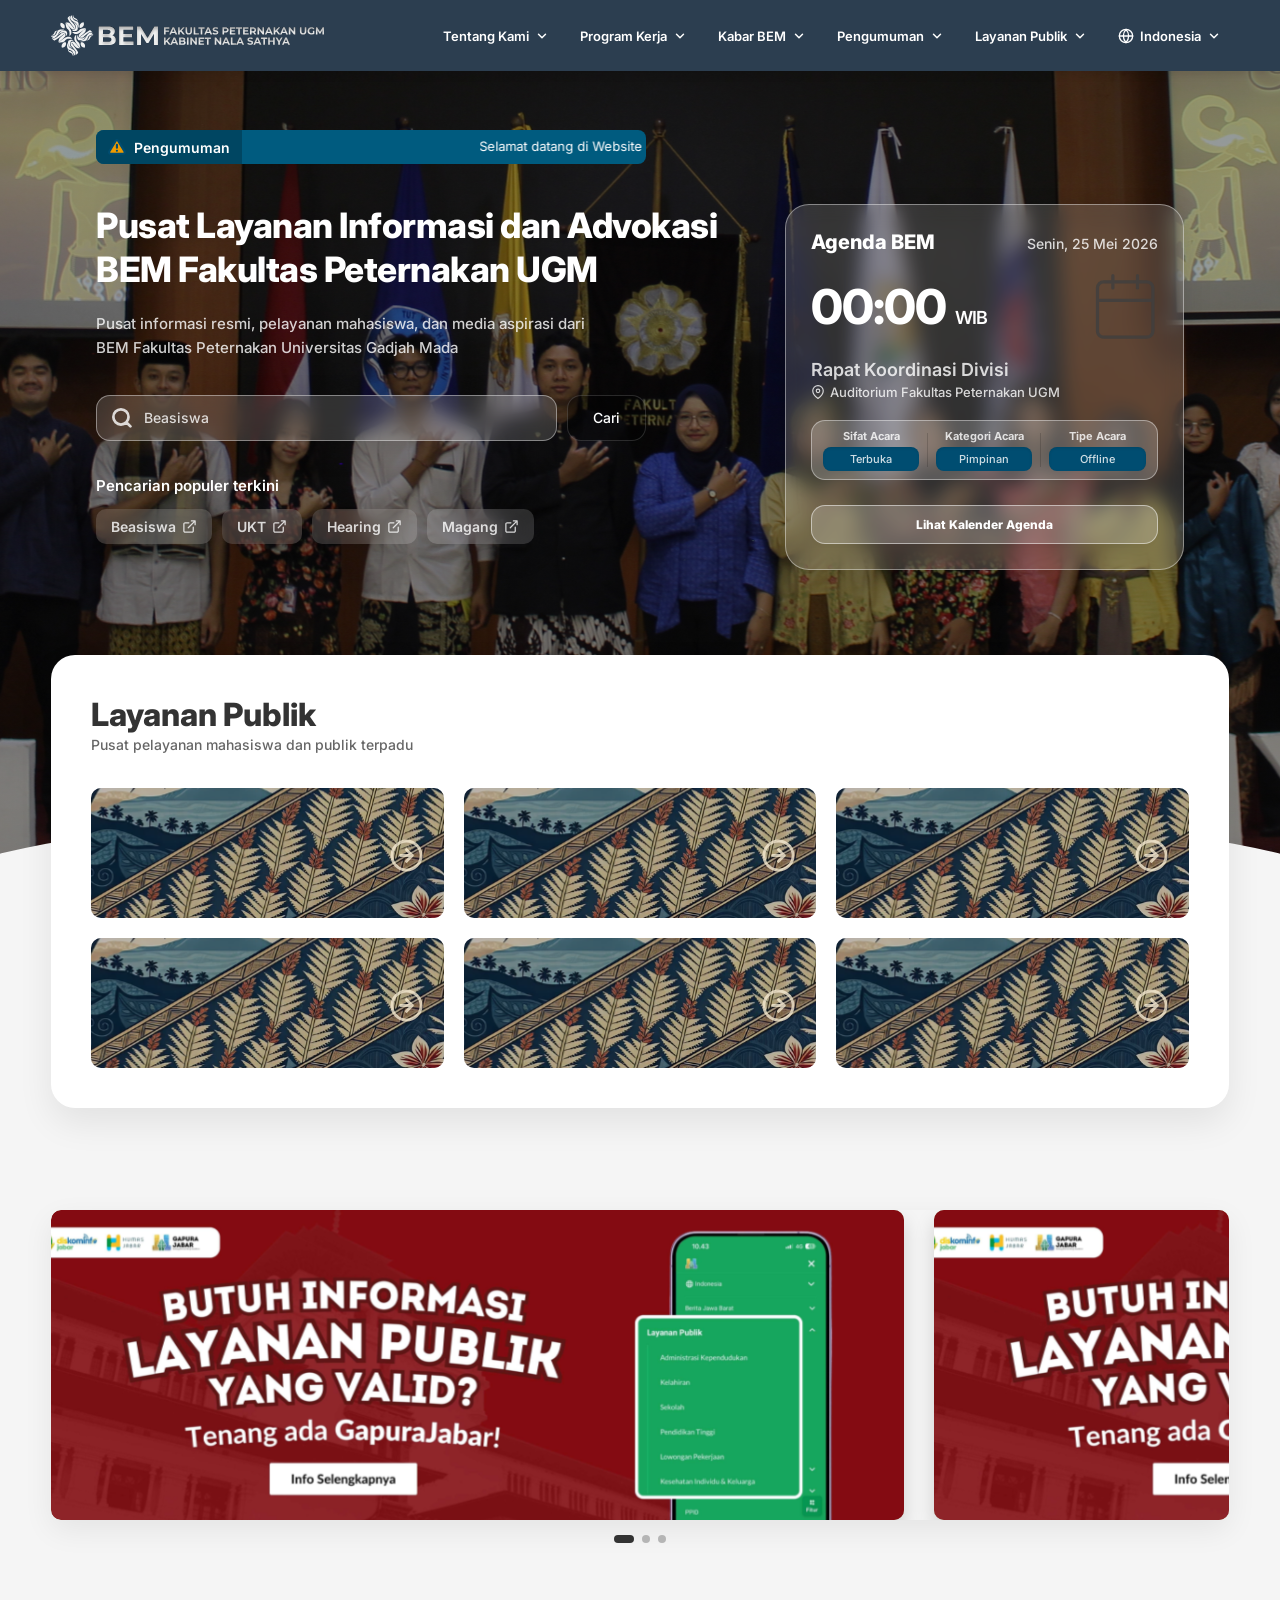
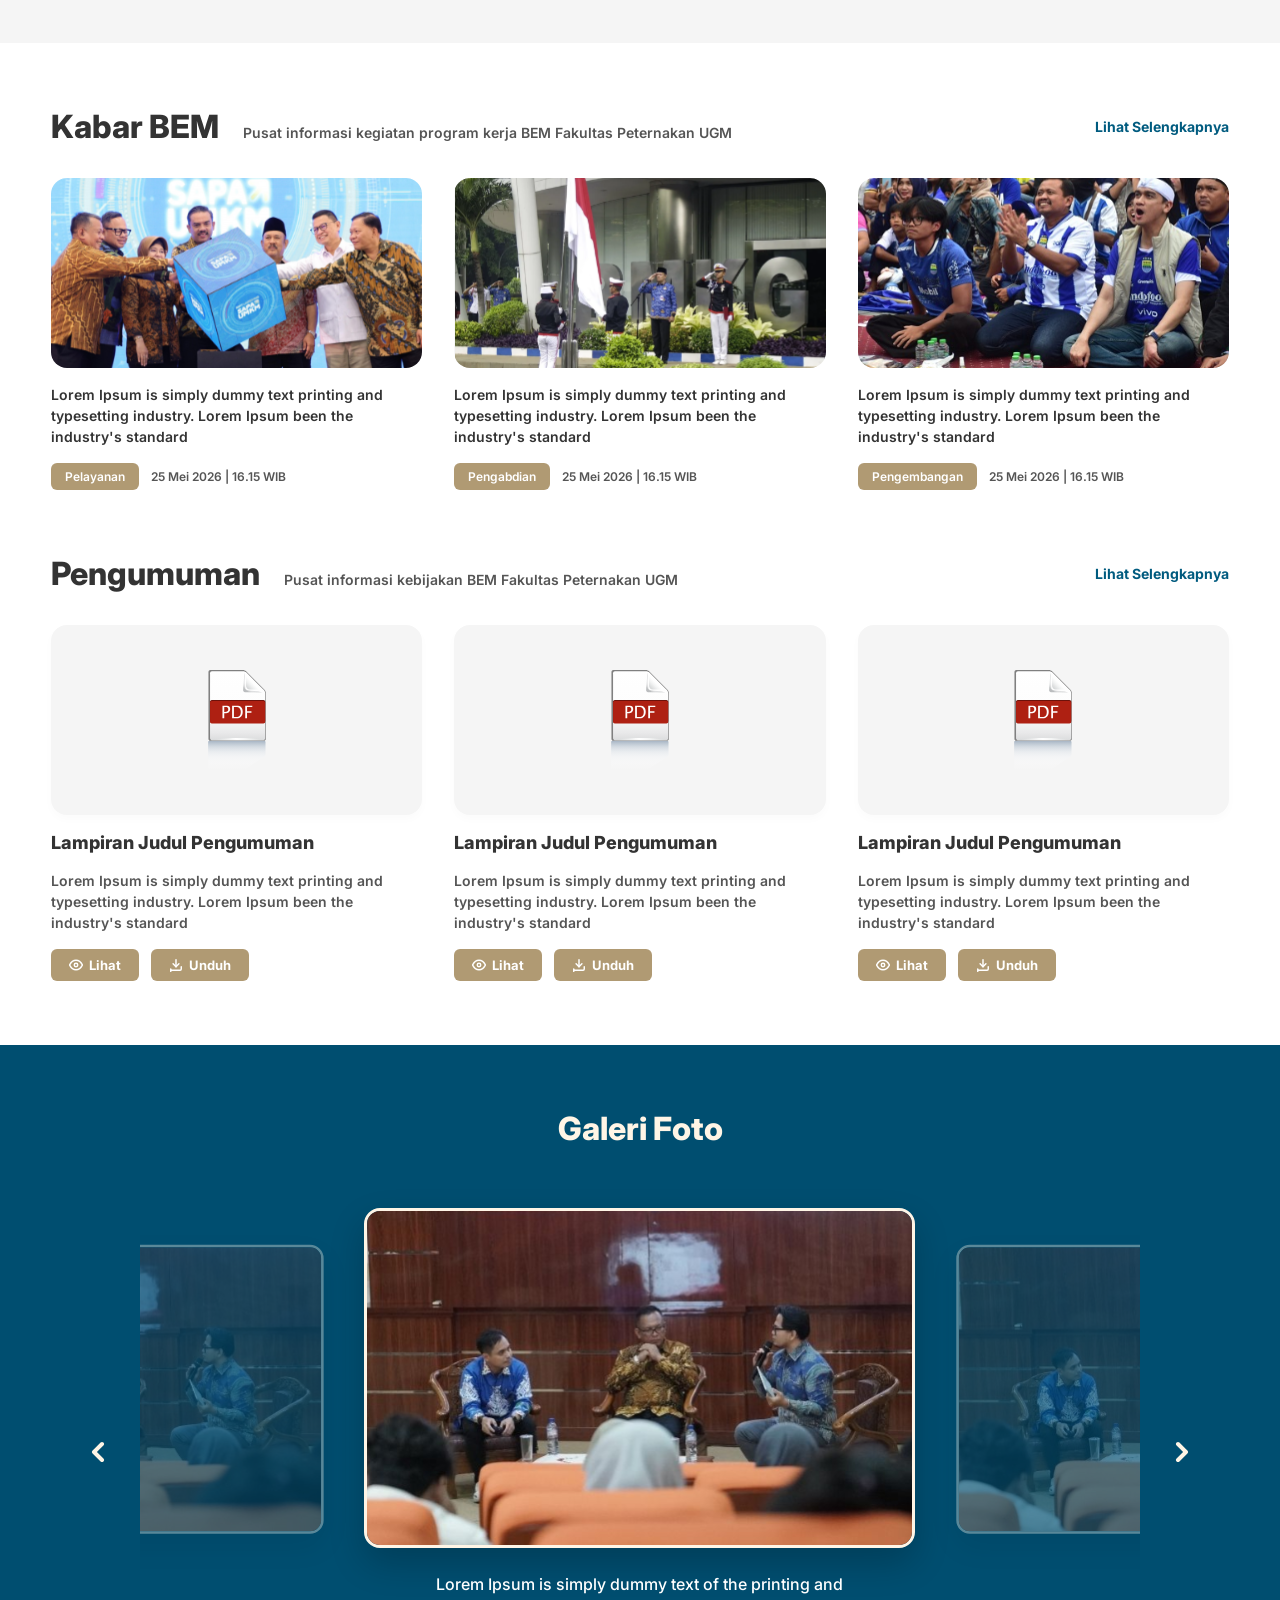
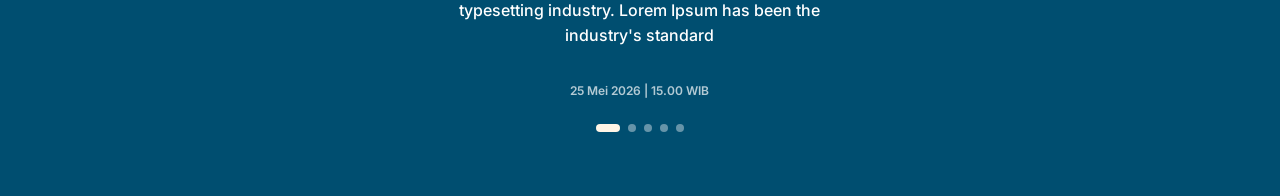
<file: index.html>
<!DOCTYPE html>
<html lang="id">
<head>
    <meta charset="UTF-8">
    <meta name="viewport" content="width=device-width, initial-scale=1.0">
    <title>BEM Fakultas Peternakan UGM | Kabinet Nala Sathya</title>
    <link rel="icon" type="image/png" href="assets/icon-favicon.svg">
    <link rel="preconnect" href="https://fonts.googleapis.com">
    <link rel="preconnect" href="https://fonts.gstatic.com" crossorigin>
    <link href="https://fonts.googleapis.com/css2?family=Inter:wght@400;500;600;700&display=swap" rel="stylesheet">
    <link rel="stylesheet" href="style.css">
</head>
<body>
    <header class="main-header">
        <div class="container header-box">
            <div class="logo-container">
                <img src="assets/logo-header-kabinet.svg" alt="Logo Kabinet BEM Fapet UGM" class="main-logo">
            </div>
            <nav class="navbar">
                <ul>
                    <li>
                        <a href="#profile">
                            Tentang Kami
                            <svg class="icon-chevron" viewBox="0 0 24 24" fill="none" stroke="currentColor" stroke-width="2.5" stroke-linecap="round" stroke-linejoin="round">
                                <polyline points="6 9 12 15 18 9"></polyline>
                            </svg>
                        </a>
                    </li>
                    <li>
                        <a href="#program">
                            Program Kerja
                            <svg class="icon-chevron" viewBox="0 0 24 24" fill="none" stroke="currentColor" stroke-width="2.5" stroke-linecap="round" stroke-linejoin="round">
                                <polyline points="6 9 12 15 18 9"></polyline>
                            </svg>
                        </a>
                    </li>
                    <li>
                        <a href="#kabar">
                            Kabar BEM
                            <svg class="icon-chevron" viewBox="0 0 24 24" fill="none" stroke="currentColor" stroke-width="2.5" stroke-linecap="round" stroke-linejoin="round">
                                <polyline points="6 9 12 15 18 9"></polyline>
                            </svg>
                        </a>
                    </li>
                    <li>
                        <a href="#pengumuman">
                            Pengumuman
                            <svg class="icon-chevron" viewBox="0 0 24 24" fill="none" stroke="currentColor" stroke-width="2.5" stroke-linecap="round" stroke-linejoin="round">
                                <polyline points="6 9 12 15 18 9"></polyline>
                            </svg>
                        </a>
                    </li>
                    <li>
                        <a href="#layanan">
                            Layanan Publik
                            <svg class="icon-chevron" viewBox="0 0 24 24" fill="none" stroke="currentColor" stroke-width="2.5" stroke-linecap="round" stroke-linejoin="round">
                                <polyline points="6 9 12 15 18 9"></polyline>
                            </svg>
                        </a>
                    </li>
                    <li class="lang-switcher notranslate">
                        <a href="#" class="lang-btn">
                            <svg class="lang-icon" viewBox="0 0 24 24" fill="none" stroke="currentColor" stroke-width="2" stroke-linecap="round" stroke-linejoin="round"><circle cx="12" cy="12" r="10"></circle><line x1="2" y1="12" x2="22" y2="12"></line><path d="M12 2a15.3 15.3 0 0 1 4 10 15.3 15.3 0 0 1-4 10 15.3 15.3 0 0 1-4-10 15.3 15.3 0 0 1 4-10z"></path></svg>
                            
                            <span id="active-lang">Indonesia</span>
                            
                            <svg class="icon-chevron" viewBox="0 0 24 24" fill="none" stroke="currentColor" stroke-width="2.5" stroke-linecap="round" stroke-linejoin="round"><polyline points="6 9 12 15 18 9"></polyline></svg>
                        </a>
                        <ul class="lang-dropdown">
                            <li><a href="#" class="lang-option" data-lang="id">Indonesia</a></li>
                            <li><a href="#" class="lang-option" data-lang="en">English</a></li>
                        </ul>
                    </li>
                </ul>
            </nav>
        </div>
    </header>

    <main class="content">
        <div class="container">
            
            <div class="ticker-wrapper">
                <div class="ticker-title">
                    <img src="assets/icon-warning.svg" alt="Peringatan" class="ticker-icon">
                    Pengumuman
                </div>
                <div class="ticker-text">
                    <marquee scrollamount="5">Selamat datang di Website Resmi BEM Fakultas Peternakan Universitas Gadjah Mada 2026 Kabinet Nala Sathya</marquee>
                </div>
            </div>

            <div class="main-grid">
                
                <div class="info-section">
                    <h1 class="main-title">Pusat Layanan Informasi dan Advokasi BEM Fakultas Peternakan UGM</h1>
                    <p class="sub-title">Pusat informasi resmi, pelayanan mahasiswa, dan media aspirasi dari BEM Fakultas Peternakan Universitas Gadjah Mada</p>
                    
                    <div class="search-container">
                        <div class="search-input-box">
                            <img src="assets/icon-search.svg" alt="Cari" class="search-icon">
                            <input type="text" placeholder="Beasiswa">
                        </div>
                        <button class="btn-search">Cari</button>
                    </div>

                    <div class="popular-tags">
                        <span>Pencarian populer terkini</span>
                        <div class="tags-group">
                            <a href="#" class="tag">Beasiswa <img src="assets/icon-external.svg" alt="Ikon Link" class="tag-icon"></a>
                            <a href="#" class="tag">UKT <img src="assets/icon-external.svg" alt="Ikon Link" class="tag-icon"></a>
                            <a href="#" class="tag">Hearing <img src="assets/icon-external.svg" alt="Ikon Link" class="tag-icon"></a>
                            <a href="#" class="tag">Magang <img src="assets/icon-external.svg" alt="Ikon Link" class="tag-icon"></a>
                        </div>
                    </div>
                </div>

                <div class="agenda-section">
                    <div class="agenda-card">
                        <div class="agenda-header">
                            <h3>Agenda BEM</h3>
                            <span class="agenda-date">Senin, 25 Mei 2026</span>
                        </div>
                        
                        <div class="agenda-time-box">
                            <div class="time-text">
                                <h2>00:00 <span>WIB</span></h2>
                            </div>
                            <img src="assets/icon-calendar.svg" alt="Kalender" class="calendar-icon">
                        </div>

                        <div class="agenda-details">
                            <h4>Rapat Koordinasi Divisi</h4>
                            <p class="location">
                                <img src="assets/icon-location.svg" alt="Lokasi" class="location-icon">
                                Auditorium Fakultas Peternakan UGM
                            </p>
                        </div>

                        <div class="agenda-status-grid">
                            <div class="status-col">
                                <span>Sifat Acara</span>
                                <div class="badge">Terbuka</div>
                            </div>
                            <div class="status-col">
                                <span>Kategori Acara</span>
                                <div class="badge">Pimpinan</div>
                            </div>
                            <div class="status-col">
                                <span>Tipe Acara</span>
                                <div class="badge">Offline</div>
                            </div>
                        </div>

                        <button class="btn-agenda-calendar">Lihat Kalender Agenda</button>
                    </div>
                </div>

            </div> </div>
    </main>

    <section class="layanan-section">
        <div class="container">
            
            <div class="layanan-box">
                
                <h2 class="layanan-title">Layanan Publik</h2>
                <p class="layanan-subtitle">Pusat pelayanan mahasiswa dan publik terpadu</p>
                
                <div class="layanan-grid">
                    
                    <div class="layanan-card" style="background-image: url('assets/bg-kotak-kolaborasi.svg');">
                        <div class="layanan-overlay">
                            </div>
                        <a href="index.html" class="layanan-arrow-link">
                            <img src="assets/icon-right-circle.svg" alt="Buka Layanan" class="layanan-arrow-icon">
                        </a>
                    </div>

                    <div class="layanan-card" style="background-image: url('assets/bg-kotak-kolaborasi.svg');">
                        <div class="layanan-overlay">
                            </div>
                        <a href="index.html" class="layanan-arrow-link">
                            <img src="assets/icon-right-circle.svg" alt="Buka Layanan" class="layanan-arrow-icon">
                        </a>
                    </div>

                    <div class="layanan-card" style="background-image: url('assets/bg-kotak-kolaborasi.svg');">
                        <div class="layanan-overlay">
                            </div>
                        <a href="index.html" class="layanan-arrow-link">
                            <img src="assets/icon-right-circle.svg" alt="Buka Layanan" class="layanan-arrow-icon">
                        </a>
                    </div>

                    <div class="layanan-card" style="background-image: url('assets/bg-kotak-kolaborasi.svg');">
                        <div class="layanan-overlay">
                            </div>
                        <a href="index.html" class="layanan-arrow-link">
                            <img src="assets/icon-right-circle.svg" alt="Buka Layanan" class="layanan-arrow-icon">
                        </a>
                    </div>

                    <div class="layanan-card" style="background-image: url('assets/bg-kotak-kolaborasi.svg');">
                        <div class="layanan-overlay">
                            </div>
                        <a href="index.html" class="layanan-arrow-link">
                            <img src="assets/icon-right-circle.svg" alt="Buka Layanan" class="layanan-arrow-icon">
                        </a>
                    </div>

                    <div class="layanan-card" style="background-image: url('assets/bg-kotak-kolaborasi.svg');">
                        <div class="layanan-overlay">
                            </div>
                        <a href="index.html" class="layanan-arrow-link">
                            <img src="assets/icon-right-circle.svg" alt="Buka Layanan" class="layanan-arrow-icon">
                        </a>
                    </div>

                </div>
        </div>
    </section>

    <section class="slider-section">
        <div class="container banner-container"> 
            
            <div class="carousel-wrapper">
                <div class="carousel-track">
                    
                    <div class="carousel-slide" data-link="index.html">
                        <img src="assets/banner-1.svg" class="banner-image" alt="Banner 1">
                    </div>

                    <div class="carousel-slide" data-link="index.html">
                        <img src="assets/banner-1.svg" class="banner-image" alt="Banner 1">
                    </div>

                    <div class="carousel-slide" data-link="index.html">
                        <img src="assets/banner-1.svg" class="banner-image" alt="Banner 1">
                    </div>

                </div>
            </div>

            <div class="carousel-dots">
                <span class="dot active"></span>
                <span class="dot"></span>
                <span class="dot"></span>
            </div>

        </div>
    </section>

    <section class="kabar-section">
        <div class="container">
            
            <div class="kabar-header">
                <div class="kabar-title-group">
                    <h2>Kabar BEM</h2>
                    <p>Pusat informasi kegiatan program kerja BEM Fakultas Peternakan UGM</p>
                </div>
                <a href="#" class="btn-see-all">Lihat Selengkapnya</a>
            </div>

            <div class="kabar-grid">
                
                <div class="kabar-card">
                    <div class="kabar-img-wrapper">
                        <img src="assets/kabar-1.svg" alt="SAPA UKM BEM Fapet">
                    </div>
                    <p class="kabar-excerpt">Lorem Ipsum is simply dummy text printing and typesetting industry. Lorem Ipsum been the industry's standard</p>
                    <div class="kabar-footer">
                        <span class="kabar-badge">Pelayanan</span>
                        <span class="kabar-date">25 Mei 2026 | 16.15 WIB</span>
                    </div>
                </div>

                <div class="kabar-card">
                    <div class="kabar-img-wrapper">
                        <img src="assets/kabar-2.svg" alt="Pengabdian Masyarakat">
                    </div>
                    <p class="kabar-excerpt">Lorem Ipsum is simply dummy text printing and typesetting industry. Lorem Ipsum been the industry's standard</p>
                    <div class="kabar-footer">
                        <span class="kabar-badge">Pengabdian</span>
                        <span class="kabar-date">25 Mei 2026 | 16.15 WIB</span>
                    </div>
                </div>

                <div class="kabar-card">
                    <div class="kabar-img-wrapper">
                        <img src="assets/kabar-3.svg" alt="Pengembangan Organisasi">
                    </div>
                    <p class="kabar-excerpt">Lorem Ipsum is simply dummy text printing and typesetting industry. Lorem Ipsum been the industry's standard</p>
                    <div class="kabar-footer">
                        <span class="kabar-badge">Pengembangan</span>
                        <span class="kabar-date">25 Mei 2026 | 16.15 WIB</span>
                    </div>
                </div>

            </div> </div>
    </section>

    <section class="file-section">
        <div class="container">
            
            <div class="file-header">
                <div class="file-title-group">
                    <h2>Pengumuman</h2>
                    <p>Pusat informasi kebijakan BEM Fakultas Peternakan UGM</p>
                </div>
                <a href="#" class="btn-see-all">Lihat Selengkapnya</a>
            </div>

            <div class="file-grid">
                
                <div class="file-card">
                    <div class="file-thumb-wrapper">
                        <img src="assets/icon-pdf.svg" alt="Dokumen" class="big-doc-icon">
                    </div>
                    <h3 class="file-title">Lampiran Judul Pengumuman</h3>
                    <p class="file-excerpt">Lorem Ipsum is simply dummy text printing and typesetting industry. Lorem Ipsum been the industry's standard</p>
                    <div class="file-actions">
                        <a href="#" class="btn-file-action">
                            <svg viewBox="0 0 24 24" fill="none" stroke="currentColor" stroke-width="2.5" stroke-linecap="round" stroke-linejoin="round"><path d="M1 12s4-8 11-8 11 8 11 8-4 8-11 8-11-8-11-8z"></path><circle cx="12" cy="12" r="3"></circle></svg>
                            Lihat
                        </a>
                        <a href="#" class="btn-file-action">
                            <svg viewBox="0 0 24 24" fill="none" stroke="currentColor" stroke-width="2.5" stroke-linecap="round" stroke-linejoin="round"><path d="M21 15v4a2 2 0 0 1-2 2H5a2 2 0 0 1-2-2v4"></path><polyline points="7 10 12 15 17 10"></polyline><line x1="12" y1="15" x2="12" y2="3"></line></svg>
                            Unduh
                        </a>
                    </div>
                </div>

                <div class="file-card">
                    <div class="file-thumb-wrapper">
                        <img src="assets/icon-pdf.svg" alt="Dokumen" class="big-doc-icon">
                    </div>
                    <h3 class="file-title">Lampiran Judul Pengumuman</h3>
                    <p class="file-excerpt">Lorem Ipsum is simply dummy text printing and typesetting industry. Lorem Ipsum been the industry's standard</p>
                    <div class="file-actions">
                        <a href="#" class="btn-file-action">
                            <svg viewBox="0 0 24 24" fill="none" stroke="currentColor" stroke-width="2.5" stroke-linecap="round" stroke-linejoin="round"><path d="M1 12s4-8 11-8 11 8 11 8-4 8-11 8-11-8-11-8z"></path><circle cx="12" cy="12" r="3"></circle></svg>
                            Lihat
                        </a>
                        <a href="#" class="btn-file-action">
                            <svg viewBox="0 0 24 24" fill="none" stroke="currentColor" stroke-width="2.5" stroke-linecap="round" stroke-linejoin="round"><path d="M21 15v4a2 2 0 0 1-2 2H5a2 2 0 0 1-2-2v4"></path><polyline points="7 10 12 15 17 10"></polyline><line x1="12" y1="15" x2="12" y2="3"></line></svg>
                            Unduh
                        </a>
                    </div>
                </div>

                <div class="file-card">
                    <div class="file-thumb-wrapper">
                        <img src="assets/icon-pdf.svg" alt="Dokumen" class="big-doc-icon">
                    </div>
                    <h3 class="file-title">Lampiran Judul Pengumuman</h3>
                    <p class="file-excerpt">Lorem Ipsum is simply dummy text printing and typesetting industry. Lorem Ipsum been the industry's standard</p>
                    <div class="file-actions">
                        <a href="#" class="btn-file-action">
                            <svg viewBox="0 0 24 24" fill="none" stroke="currentColor" stroke-width="2.5" stroke-linecap="round" stroke-linejoin="round"><path d="M1 12s4-8 11-8 11 8 11 8-4 8-11 8-11-8-11-8z"></path><circle cx="12" cy="12" r="3"></circle></svg>
                            Lihat
                        </a>
                        <a href="#" class="btn-file-action">
                            <svg viewBox="0 0 24 24" fill="none" stroke="currentColor" stroke-width="2.5" stroke-linecap="round" stroke-linejoin="round"><path d="M21 15v4a2 2 0 0 1-2 2H5a2 2 0 0 1-2-2v4"></path><polyline points="7 10 12 15 17 10"></polyline><line x1="12" y1="15" x2="12" y2="3"></line></svg>
                            Unduh
                        </a>
                    </div>
                </div>

            </div>
        </div>
    </section>

    <section class="galeri-section">
        <div class="container">
            
            <h2 class="galeri-main-title">Galeri Foto</h2>
            
            <div class="galeri-slider-container">
                
                <button class="galeri-nav-btn" id="galeri-prev">
                    <svg viewBox="0 0 24 24" fill="none" stroke="currentColor" stroke-width="3" stroke-linecap="round" stroke-linejoin="round"><polyline points="15 18 9 12 15 6"></polyline></svg>
                </button>
                
                <div class="galeri-wrapper">
                    <div class="galeri-track">
                        
                        <div class="galeri-slide">
                            <div class="galeri-card-box">
                                <img src="assets/galeri-1.svg" alt="Dokumentasi Kegiatan BEM 1">
                                <div class="galeri-caption">
                                    <p>Lorem Ipsum is simply dummy text of the printing and typesetting industry. Lorem Ipsum has been the industry's standard</p>
                                    <span class="galeri-time">25 Mei 2026 | 15.00 WIB</span>
                                </div>
                            </div>
                        </div>

                        <div class="galeri-slide">
                            <div class="galeri-card-box">
                                <img src="assets/galeri-1.svg" alt="Dokumentasi Kegiatan BEM 2">
                                <div class="galeri-caption">
                                    <p>Lorem Ipsum is simply dummy text of the printing and typesetting industry. Lorem Ipsum has been the industry's standard</p>
                                    <span class="galeri-time">25 Mei 2026 | 15.00 WIB</span>
                                </div>
                            </div>
                        </div>

                        <div class="galeri-slide">
                            <div class="galeri-card-box">
                                <img src="assets/galeri-1.svg" alt="Dokumentasi Kegiatan BEM 3">
                                <div class="galeri-caption">
                                    <p>Lorem Ipsum is simply dummy text of the printing and typesetting industry. Lorem Ipsum has been the industry's standard</p>
                                    <span class="galeri-time">25 Mei 2026 | 15.00 WIB</span>
                                </div>
                            </div>
                        </div>

                        <div class="galeri-slide">
                            <div class="galeri-card-box">
                                <img src="assets/galeri-1.svg" alt="Dokumentasi Kegiatan BEM 3">
                                <div class="galeri-caption">
                                    <p>Lorem Ipsum is simply dummy text of the printing and typesetting industry. Lorem Ipsum has been the industry's standard</p>
                                    <span class="galeri-time">25 Mei 2026 | 15.00 WIB</span>
                                </div>
                            </div>
                        </div>

                        <div class="galeri-slide">
                            <div class="galeri-card-box">
                                <img src="assets/galeri-1.svg" alt="Dokumentasi Kegiatan BEM 3">
                                <div class="galeri-caption">
                                    <p>Lorem Ipsum is simply dummy text of the printing and typesetting industry. Lorem Ipsum has been the industry's standard</p>
                                    <span class="galeri-time">25 Mei 2026 | 15.00 WIB</span>
                                </div>
                            </div>
                        </div>

                    </div>
                </div>
                
                <button class="galeri-nav-btn" id="galeri-next">
                    <svg viewBox="0 0 24 24" fill="none" stroke="currentColor" stroke-width="3" stroke-linecap="round" stroke-linejoin="round"><polyline points="9 18 15 12 9 6"></polyline></svg>
                </button>
                
            </div>

            <div class="galeri-dots">
                <span class="g-dot active"></span>
                <span class="g-dot"></span>
                <span class="g-dot"></span>
                <span class="g-dot"></span>
                <span class="g-dot"></span>
            </div>

        </div>
    </section>
    
    <script src="script.js"></script>
    <div id="google_translate_element"></div>
    
    <script type="text/javascript">
        function googleTranslateElementInit() {
            new google.translate.TranslateElement({
                pageLanguage: 'id',
                includedLanguages: 'id,en',
                layout: google.translate.TranslateElement.InlineLayout.SIMPLE
            }, 'google_translate_element');
        }
    </script>
    <script type="text/javascript" src="https://translate.google.com/translate_a/element.js?cb=googleTranslateElementInit"></script>
</body>
</html>
</file>
<file: style.css>
/* RESET CSS: Menghapus margin bawaan browser agar pas di layar */
* {
    margin: 0;
    padding: 0;
    box-sizing: border-box;
    font-family: 'Inter', sans-serif; /* Diatur sekali untuk semua */
}

/* WADAH GLOBAL UNTUK KONTEN WEBSITE */
.container {
    width: 92%;           
    max-width: 1440px;    
    margin: 0 auto;       /* Kunci posisi selalu di tengah layar */
}

/* STYLING HEADER UTAMA */
.main-header {
    background-color: #2c3e50; /* Jika ingin background gelap sesuai kodemu */
    color: #ffffff;
    position: fixed;
    top: 0;
    left: 0;
    width: 100%;
    z-index: 1000; 
    box-shadow: 0 2px 10px rgba(0, 0, 0, 0.1); 
}

/* Mengatur posisi Logo & Navbar di dalam wadah Container */
.header-box {
    display: flex;
    justify-content: space-between; 
    align-items: center;            
    padding: 15px 0;                
}

/* Pengaturan untuk area logo di kiri */
.logo-container {
    display: flex;
    align-items: center;
}

.main-logo {
    height: 41px; 
    width: auto;  
}

/* STYLING NAVBAR / MENU */
.navbar > ul {
    list-style: none; 
    display: flex;    
    align-items: center;
}

.navbar li {
    margin-left: 15px; /* Jarak antar menu sedikit diperlonggar agar rapi */
}

/* Gabungan fungsi .navbar a dan .menu-item yang telah disatukan */
.navbar a {
    color: #ffffff; /* Ubah ke #064e70 jika nanti background header diganti putih */
    text-decoration: none; 
    font-size: 13px;
    font-weight: 600; /* Menggunakan semi-bold agar ikon dan teks seimbang */
    padding: 8px 8px;
    display: flex;         /* Membuat teks dan ikon berdampingan */
    align-items: center;   /* Membuat teks dan ikon lurus vertikal */
    gap: 6px;              /* Jarak antara teks menu dan ikon panah */
    border-radius: 4px;
    transition: all 0.3s ease; 
}

/* EFEK HOVER & KELAS AKTIF */
.navbar a:hover, 
.navbar a.active {
    color: #3498db; 
    background-color: rgba(255, 255, 255, 0.1); 
}

/* Ukuran dan ketebalan garis ikon panah */
.icon-chevron {
    width: 14px;               
    height: 14px;              
    display: inline-block;
}

/* Jarak aman untuk Konten Utama dan Wadah FOTO UTAMA */
.content {
    position: relative;        
    margin-top: 70px;          
    padding-top: 60px;         
    padding-bottom: 350px;     
    overflow: hidden;          
    z-index: 1;                
    
    /* 🔥 KUNCI UTAMA: Ubah ke 0.4 (LAPISAN BELAKANG) */
    background-image: linear-gradient(rgba(0, 0, 0, 0.4), rgba(0, 0, 0, 0.4)), var(--bg-current);
    background-size: cover;
    background-position: center;
    background-repeat: no-repeat;

    --bg-current: url('assets/home-1.svg');
    --bg-next: url('assets/home-2.svg');
}

.content::before {
    content: '';
    position: absolute;
    top: 0;
    left: 0;
    width: 100%;
    height: 100%;
    
    /* 🔥 KUNCI UTAMA: Ubah ke 0.4 JUGA (LAPISAN DEPAN) AGAR TETAP SINKRON */
    background-image: linear-gradient(rgba(0, 0, 0, 0.4), rgba(0, 0, 0, 0.4)), var(--bg-next);
    background-size: cover;
    background-position: center;
    background-repeat: no-repeat;
    z-index: 1; 

    opacity: 0; 
    transition: none; 
}

/* Hanya berikan transisi opacity saat menduduki kelas aktif (Fade In) */
.content.is-crossfading::before {
    opacity: 1;
    transition: opacity 1.2s ease-in-out; 
}

/* MEMBUAT LENGKUNGAN PUTIH DI BAWAH */
.content::after {
    content: '';
    position: absolute;
    bottom: 0;
    left: -10%;                
    width: 120%;               
    height: 120px;             
    background-color: #F5F5F5; 
    border-top-left-radius: 50% 100%;
    border-top-right-radius: 50% 100%;
    z-index: 2; 
}

/* Teks dan Agenda */
.content > .container {
    max-width: 1200px; 
    width: 85%;        
    margin: 0 auto;    
    position: relative;
    z-index: 3; 
}

/* BACKGROUND HALAMAN BIAR AGAK ABU-ABU SESUAI FOTO */
body {
    background-color: #F5F5F5; 
}

/* ==========================================================
   TRIK SAKTI: MEMBUAT SEKSI HERO & AGENDA MENJOROK KE TENGAH
   ========================================================== */

/* Targetkan container yang BERADA DI DALAM .content saja */
.content > .container {
    max-width: 1200px; 
    width: 85%;        
    margin: 0 auto;    
    
    /* ==========================================================
       👉 CHANGES 4: PAKSA SEMUA TEKS & AGENDA KELUAR DI DEPAN OVERLAY GELAP
       ========================================================== */
    position: relative;
    z-index: 3; /* Angka 3 memastikan dia melompati kain hitam overlay (Z-Index 1) */
}

/* --- STYLING 1: PENGUMUMAN BERJALAN --- */
.ticker-wrapper {
    background-color: #005b7f; 
    color: #ffffff;
    display: flex;
    align-items: center;
    border-radius: 8px;
    overflow: hidden;
    margin-bottom: 40px;
    max-width: 550px; /* Mengunci lebar bar agar sama dengan panjang pencarian & judul */
}

.ticker-title {
    background-color: #004662; 
    padding: 8px 12px;
    font-weight: 600;
    font-size: 14px;
    display: flex;
    align-items: center;
    gap: 8px;
}

.ticker-text {
    flex: 1;
    padding: 0 2px;
    font-size: 13px;
    font-weight: 400;
}

/* STYLING BARU UNTUK IKON ASSETS */
.ticker-icon {
    width: 18px;
    height: 18px;
    display: inline-block;
}

.search-icon {
    width: 20px;
    height: 20px;
    display: inline-block;
}

.calendar-icon {
    width: 65px; 
    height: 65px;
    display: inline-block;
    opacity: 0.8; /* Menjaga kelembutan warna hitam ikon */
}

.location-icon {
    width: 14px;
    height: 14px;
    display: inline-block;
}

/* --- STYLING TATA LETAK GRID (KIRI & KANAN) --- */
.main-grid {
    display: grid;
    grid-template-columns: 1.6fr 1fr; 
    gap: 50px; 
    align-items: start;
}

/* ==========================================================
   POLISH UI: SEKSI INFORMASI & PENCARIAN (KIRI)
   ========================================================== */

/* Judul Utama: Dibuat lebih tegas dan tebal */
.main-title {
    font-size: 35px;
    color: #ffffff; /* Warna abu-abu sangat gelap sesuai Figma */
    font-weight: 800; /* Tebal maksimal agar dominan */
    line-height: 1.25;
    margin-bottom: 20px;
    letter-spacing: -0.5px;
}

/* Sub-judul/Deskripsi di bawahnya */
.sub-title {
    font-size: 15px;
    color: #ffffffce;
    line-height: 1.6;
    font-weight: 500;
    margin-bottom: 35px;
    max-width: 500px; /* Menjaga teks tidak melar terlalu panjang ke kanan */
}

/* Wadah Bar Pencarian (Input + Tombol) */
.search-container {
    display: flex;
    gap: 10px;         /* Jarak antara kolom input dan tombol cari */
    margin-bottom: 35px;
    max-width: 550px;
}

/* Kotak Input Abu-abu */
.search-input-box {
    display: flex;
    align-items: center;
    padding: 12px 15px;
    border-radius: 14px;       
    flex: 1;                   
    gap: 12px;
    
    background-color: rgba(255, 255, 255, 0.15); 
    backdrop-filter: blur(10px);                 
    -webkit-backdrop-filter: blur(10px);         
    box-shadow: 0 8px 32px 0 rgba(0, 0, 0, 0.1);  

    /* ==========================================================
       👉 GANTI BAGIAN INI: Dari 1px rgba menjadi 2px #ffffff murni
       ========================================================== */
    border: 1px solid #ffffff67; 
}

/* Teks di dalam Input */
.search-input-box input {
    border: none;
    background: transparent;
    outline: none;             /* Menghilangkan garis biru saat diklik */
    font-size: 14px;
    font-weight: 500;
    color: #ffffffce;
    width: 100%;
}

/* Mengatur warna placeholder text "Beasiswa" */
.search-input-box input::placeholder {
    color: #ffffffce;
    opacity: 1;
}

/* Tombol "Cari" Gelap */
.btn-search {
    color: #ffffff;
    border: none;
    padding: 0 25px;
    border-radius: 14px;       /* Kebulatan disamakan dengan kotak input */
    font-size: 14px;
    font-weight: 500;          /* Teks tombol dibuat tebal */
    cursor: pointer;
    /* 🔥 KUNCI TOMBOL VERSI KACA KONTRAST */
    background-color: rgba(0, 0, 0, 0.3);        /* Hitam transparan 40% agar lebih tegas dari input box */
    backdrop-filter: blur(10px);
    -webkit-backdrop-filter: blur(10px);
    border: 1px solid rgba(255, 255, 255, 0.15);
    transition: all 0.3s ease;
}

/* Efek Hover Tombol Cari saat Disentuh Mouse */
.btn-search:hover {
    background-color: rgba(255, 255, 255, 0.25); /* Berubah menjadi putih transparan saat di-hover */
    color: #ffffff;
}

/* Judul Kecil Pencarian Populer */
.popular-tags span {
    display: block;
    font-size: 15px;
    font-weight: 600;          /* Cetak tebal sesuai gambar */
    color: #ffffff;
    margin-bottom: 14px;
}

/* Kelompok Tombol Tag Pilihan */
.tags-group {
    display: flex;
    gap: 10px;                 /* Jarak antar pil tag */
}

/* Pil Tag (Beasiswa, UKT, dll) */
.tag {
    color: #ffffffce;
    text-decoration: none;     /* Menghapus garis bawah bawaan link */
    padding: 9px 15px;
    border-radius: 10px;       /* Kotak membulat proporsional */
    font-size: 14px;
    font-weight: 600;          /* Teks tag tebal */
    transition: all 0.2s ease;
    /* ==========================================================
       TAMBAHKAN 3 BARIS INI UNTUK MENGAKTIFKAN STRUKTUR IKON
       ========================================================== */
    display: inline-flex;
    align-items: center;
    gap: 6px;                  /* Mengatur jarak renggang antara teks dan ikon panah */
    /* 🔥 KUNCI SAKTI GLOSSY TRANSPARAN */
    background-color: rgba(255, 255, 255, 0.15); /* Warna putih transparan 15% */
    backdrop-filter: blur(10px);                 /* Membuat objek di belakangnya blur halus */
    -webkit-backdrop-filter: blur(10px);         /* Pengaman untuk browser Safari */
    border: 1px solid rgba(255, 255, 255, 0.25); /* Garis tepi putih tipis untuk refleksi cahaya kaca */
    box-shadow: 0 8px 32px 0 rgba(0, 0, 0, 0.1);  /* Bayangan lembut agar boks terlihat mengambang */
}

/* Tambahkan selector baru ini untuk mengunci dimensi ukuran ikon asetmu */
.tag-icon {
    width: 15px;               /* Ukuran ideal yang proporsional dengan font-size 14px */
    height: 15px;
    display: inline-block;
}

.tag:hover {
    background-color: #004d7194; /* Efek visual sedikit menggelap saat di-hover */
}

/* ==========================================================
   STYLING DETAIL KARTU AGENDA (KANAN)
   ========================================================== */

/* Wadah Utama Agenda */
.agenda-card {
    border-radius: 24px;       /* Sudut kotak lebih membulat halus */
    padding: 25px;
    background-color: rgba(255, 255, 255, 0.15); 
    backdrop-filter: blur(10px);                 
    -webkit-backdrop-filter: blur(10px);         
    box-shadow: 0 10px 30px 0 rgba(0, 0, 0, 0.1);  

    /* ==========================================================
       👉 GANTI BAGIAN INI: Dari 1px rgba menjadi 2px #ffffff murni
       ========================================================== */
    border: 1px solid #ffffff67; 
}

/* Header: Teks Agenda BEM & Tanggal */
.agenda-header {
    display: flex;
    justify-content: space-between;
    align-items: baseline;
    margin-bottom: 20px;
}

.agenda-header h3 {
    font-size: 20px;
    font-weight: 800; /* Super Bold */
    color: #ffffff;
}

.agenda-date {
    font-size: 14px;
    color: #ffffffce;
    font-weight: 500;
}

/* Kotak Jam & Ikon Kalender */
.agenda-time-box {
    display: flex;
    justify-content: space-between;
    align-items: center;
    margin-bottom: 20px;
}

.agenda-time-box h2 {
    font-size: 48px;
    font-weight: 800;
    color: #ffffff;
    letter-spacing: -1px;
}

.agenda-time-box h2 span {
    font-size: 18px;
    font-weight: 600;
    margin-left: 0px;
}

/* Detail Acara & Lokasi */
.agenda-details h4 {
    font-size: 18px;
    font-weight: 600;
    color: #ffffffce;
    margin-bottom: 4px;
}

.location {
    display: flex;
    align-items: center;
    gap: 5px;
    font-size: 13px;
    color: #ffffffce;
    font-weight: 500;
    margin-bottom: 20px;
}

/* Wadah Status (Kotak Transparan Bersama) */
.agenda-status-grid {
    display: grid;
    grid-template-columns: repeat(3, 1fr);
    background-color: rgba(255, 255, 255, 0.2); /* Efek putih transparan */
    border: 1px solid rgba(255, 255, 255, 0.4);  /* Garis tepi tipis halus */
    border-radius: 14px;
    padding: 8px 3px;
    margin-bottom: 25px;
}

/* Kolom di dalam Kotak Status */
.status-col {
    display: flex;
    flex-direction: column;
    align-items: center;
    gap: 4px;
    position: relative;
}

/* Membuat Garis Pembatas Vertikal di antara kolom status */
.status-col:not(:last-child)::after {
    content: "";
    position: absolute;
    right: 0;
    top: 10%;
    height: 80%;
    width: 1px;
    background-color: rgba(0, 0, 0, 0.15); /* Garis sekat tipis */
}

.status-col span {
    font-size: 11px;
    color: #ffffffce;
    font-weight: 700;
}

/* Badge Pil Kategori (Warna Emas/Khaki) */
.badge {
    background-color: #004D71; /* Warna emas/khaki sesuai gambar */
    color: #ffffffce;
    text-align: center;
    width: 85%;                /* Memastikan proporsi pil pas di dalam kolom */
    padding: 5px 0;
    border-radius: 8px;
    font-size: 11px;
    font-weight: 500;
    box-shadow: inset 0 1px 3px rgba(0,0,0,0.1); /* Dimensi halus di dalam badge */
}

/* Tombol Lihat Kalender Agenda */
.btn-agenda-calendar {
    width: 100%;
    background-color: rgba(255, 255, 255, 0.2); /* Latar tombol transparan cerah */
    border: 1px solid rgba(255, 255, 255, 0.5);
    padding: 11px 0;
    border-radius: 14px;
    font-size: 12px;
    font-weight: 800;
    color: #ffffff;
    cursor: pointer;
    box-shadow: 0 2px 5px rgba(0,0,0,0.02);
    transition: all 0.2s ease;
}

.btn-agenda-calendar:hover {
    background-color: rgba(255, 255, 255, 0.5);
    border-color: rgba(255, 255, 255, 0.7);
}

/* ==========================================================
   STYLING SEKSI LAYANAN PUBLIK (BAWAH) - UPDATED WITH ARROW ANIMATION
   ========================================================== */

.layanan-section {
    padding: 35px 0 80px 0;
    background-color: #F5F5F5; 
}

.layanan-box {
    background-color: #ffffff; 
    border-radius: 24px;       
    padding: 40px;
    box-shadow: 0 15px 35px rgba(0, 0, 0, 0.08);
    position: relative;   
    z-index: 10;          
    margin-top: -300px;
    margin-bottom: 22px;
}

.layanan-title {
    font-size: 32px;
    font-weight: 800;
    color: #333333;
    margin-bottom: 2px;
}

.layanan-subtitle {
    font-size: 14px;
    color: #666666;
    font-weight: 500;
    margin-bottom: 35px;
}

.layanan-grid {
    display: grid;
    grid-template-columns: repeat(3, 1fr);
    gap: 20px; 
}

.layanan-card {
    display: block;
    height: 130px;             
    border-radius: 10px;       
    overflow: hidden;
    text-decoration: none;     
    background-size: cover;
    background-position: center;
    position: relative; /* Menjadi jangkar utama bagi .layanan-arrow-icon */
    transition: transform 0.2s ease, box-shadow 0.2s ease;
}

.layanan-overlay {
    background-color: rgba(0, 0, 0, 0.25); 
    width: 100%;
    height: 100%;
    display: flex;
    flex-direction: column;
    justify-content: center;
    align-items: center;
    text-align: center;
    padding: 15px;
}

/* ==========================================================
   PERBAIKAN FINAL: HANYA LINGKARAN YANG AKTIF & BISA DIKLIK
   ========================================================== */

/* 1. Wadah Link (Ukurannya kita kunci pas seukuran bulatan panah) */
.layanan-arrow-link {
    position: absolute;    /* Melayang bebas di atas banner */
    right: 20px;           /* Jarak dari tepi kanan banner */
    bottom: 45px;          /* Jarak dari tepi bawah banner */
    width: 35px;           /* Lebar area klik */
    height: 35px;          /* Tinggi area klik */
    z-index: 15;           /* Berdiri di lapisan paling depan agar tidak tertutup overlay */
    display: inline-block; 
}

/* 2. Desain Gambar Ikon di Dalam Link */
.layanan-arrow-icon {
    width: 100%;           /* Mengikuti 100% dari lebar .layanan-arrow-link (36px) */
    height: 100%;          /* Mengikuti 100% dari tinggi .layanan-arrow-link (36px) */
    opacity: 0.75;         /* Efek transparan halus saat diam */
    display: block;
    transition: all 0.3s cubic-bezier(0.25, 1, 0.5, 1); /* Transisi smooth */
}

/* 3. Efek Hover (Hanya terpicu ketika kursor menyentuh TEPAT di area lingkaran) */
.layanan-arrow-link:hover .layanan-arrow-icon {
    opacity: 1;                            /* Menjadi terang solid */
    transform: scale(1.15) translateX(4px); /* Lingkaran membesar dan meluncur ke kanan */
}

/* ==========================================================
   STYLING SLIDER BANNER GAMBAR (BAWAH)
   ========================================================== */
.slider-section {
    padding: 0 0 100px 0; 
    background-color: #F5F5F5; 
    display: flex;
    justify-content: center;
}

.banner-container {
    display: flex;
    flex-direction: column;
    align-items: center;
}

/* Wadah utama */
.carousel-wrapper {
    width: 100%;
    overflow: hidden;
    border-radius: 10px; 
    box-shadow: 0 10px 30px rgba(0, 0, 0, 0.07); 
    
    /* SYNC: Samakan dengan tinggi slide (310px) agar pembungkusnya kokoh */
    height: 310px; 
}

/* Jalur track tempat berjejernya seluruh gambar slide */
.carousel-track {
    display: flex;
    width: 75%;
    height: 100%; /* Tambahkan ini agar track mengisi penuh tinggi wrapper */
    transition: transform 0.6s cubic-bezier(0.25, 1, 0.5, 1); 
}

/* Kotak Luar */
.carousel-slide {
    flex: 0 0 100%; 
    display: flex;
    justify-content: center;
    align-items: center;
    position: relative;       
    box-sizing: border-box;
    background: transparent !important; 
    padding-right: 30px;                
    height: 100%; /* Ubah menjadi 100% mengikuti tinggi track induknya */
    z-index: 1;
    cursor: pointer;
}

/* KARTU GAIB */
.carousel-slide::before {
    content: '';
    position: absolute;
    top: 0;
    left: 0;
    bottom: 0;
    right: 30px;             
    background-color: #b0a483; 
    border-radius: 10px;       
    box-shadow: 0 10px 20px rgba(0, 0, 0, 0.15); 
    z-index: -1;
    transition: transform 0.2s cubic-bezier(0.25, 1, 0.5, 1), filter 0.2s ease, box-shadow 0.2s ease;               
}

/* Styling Gambar Banner */
.banner-image {
    width: 100%;
    height: 100%;       
    object-fit: cover;  
    border-radius: 10px; 
    position: relative;
    z-index: 1;
    transition: transform 0.2s cubic-bezier(0.25, 1, 0.5, 1);
}

/* --- Dots (Tetap Sama) --- */
.carousel-dots {
    display: flex;
    justify-content: center;
    gap: 8px;
    margin-top: 15px;
}

.dot {
    width: 8px;
    height: 8px;
    background-color: #b5b5b5;
    border-radius: 50%;
    cursor: pointer;
    transition: all 0.3s ease;
}

.dot.active {
    background-color: #333333;
    width: 20px;
    border-radius: 4px;
}

/* ==========================================================
   KODE BARU: EFEK INTERAKSI HOVER & KLIK MEMBAL
   ========================================================== */

/* Efek Hover: Kartu gaib sedikit menggelap saat didekati mouse */
.carousel-slide:hover::before {
    filter: brightness(0.95);
}

/* Efek Klik: Kartu gaib mengecil dan bayangan merapat ke bawah */
.carousel-slide.clicked::before {
    transform: scale(0.97); /* Mengecil 3% untuk efek ditekan */
    box-shadow: 0 4px 10px rgba(0, 0, 0, 0.1); 
}

/* Gambar di dalamnya ikut mengecil serasi saat diklik */
.carousel-slide.clicked .banner-image {
    transform: scale(0.97);
}

/* ==========================================================
   STYLING DROPDOWN PILIHAN BAHASA (NAVBAR)
   ========================================================== */
.lang-switcher {
    position: relative; 
}

/* Mengatur warna dan ukuran ikon globe baru */
.lang-icon {
    width: 16px;
    height: 16px;
    stroke: #ffffff; /* Mengikuti warna teks putih */
    display: inline-block;
}

.lang-dropdown {
    display: none;             
    position: absolute;
    top: 100%;                 
    right: 0;
    background-color: #2c3e50; 
    border-radius: 8px;
    box-shadow: 0 8px 20px rgba(0, 0, 0, 0.15);
    min-width: 140px;
    padding: 6px 0;
    list-style: none;
    z-index: 2000;             
    
    /* KUNCI UTAMA: Memaksa isi dropdown berjejer ke bawah jika terpicu flex */
    flex-direction: column; 
}

.lang-dropdown li {
    margin-left: 0 !important; 
    width: 100%;
}

.lang-dropdown a {
    display: block;
    padding: 10px 16px !important;
    font-size: 13px !important;
    font-weight: 600;
    color: #ffffff;
    border-radius: 0px !important; 
}

.lang-dropdown a:hover {
    background-color: rgba(255, 255, 255, 0.15);
    color: #3498db !important;
}

/* Mengubah display menjadi flex saat di-hover agar flex-direction bekerja */
.lang-switcher:hover .lang-dropdown {
    display: flex;
}

/* ==========================================================
   CSS HACK PRO: MEMBERSIHKAN TOTAL ATRIBUT GOOGLE TRANSLATE
   ========================================================== */

/* 1. Paksa Iframe Google Translate Bar untuk Hilang Gaib */
iframe.goog-te-banner-frame,
.goog-te-banner-frame,
.goog-te-banner,
.skiptranslate {
    display: none !important;
    visibility: hidden !important;
}

/* 2. Normalkan Kembali Struktur Atas Halaman (Nuke Layout Shift) */
html {
    top: 0 !important;
}

body {
    top: 0 !important;
    position: static !important;
}

/* 3. Sembunyikan Kotak Pilihan Asli Google yang Kita Lempar Keluar Layar */
#google_translate_element {
    position: absolute;
    opacity: 0;
    pointer-events: none;
    z-index: -9999;
    top: -1000px;
}

/* 4. Sembunyikan Tooltip Popup Kuning Saat Teks Dihover Kursor */
.goog-tooltip, 
.goog-tooltip:hover {
    display: none !important;
    background: transparent !important;
    box-shadow: none !important;
}

/* 5. Hilangkan Efek Stabilo Kuning pada Teks yang Berhasil Diterjemahkan */
.goog-text-highlight {
    background-color: transparent !important;
    box-shadow: none !important;
    box-sizing: border-box;
}

/* ==========================================================
   STYLING SEKSI KABAR BEM / BERITA
   ========================================================== */
.kabar-section {
    background-color: #ffffff; /* Menggunakan warna abu-abu solid sesuai contoh komponen */
    padding: 64px 0;           /* Memberikan ruang vertikal atas-bawah yang luas & ideal */
}

/* Tata Letak Atas: Membuat judul berjejer ke samping */
.kabar-header {
    display: flex;
    justify-content: space-between;
    align-items: center;
    margin-bottom: 32px;       /* Jarak aman ke grid kartu di bawahnya */
}

.kabar-title-group {
    display: flex;
    align-items: baseline;     /* Memastikan baris bawah teks h2 dan p lurus sejajar */
    gap: 24px;                 /* Jarak spasi antara Judul dengan Sub-judul */
}

.kabar-title-group h2 {
    font-size: 32px;
    font-weight: 800;
    color: #333333;
}

.kabar-title-group p {
    font-size: 14px;
    color: #555555;
    font-weight: 600;
}

/* Link "Lihat Selengkapnya" di Sisi Kanan */
.btn-see-all {
    font-size: 14px;
    font-weight: 700;
    color: #005b7f;            /* Warna biru khas identitas kabinet */
    text-decoration: none;
    transition: color 0.2s ease;
}

.btn-see-all:hover {
    color: #004662;            /* Sedikit menggelap saat disorot kursor */
}

/* SISTEM GRID: Membagi rata menjadi 3 kolom berita */
.kabar-grid {
    display: grid;
    grid-template-columns: repeat(3, 1fr);
    gap: 32px;                 /* Jarak renggang antar kartu agar terlihat profesional */
}

/* Struktur Kerangka Kartu */
.kabar-card {
    display: flex;
    flex-direction: column;
    gap: 16px;                 /* Jarak konsisten antara Gambar -> Teks -> Footer */
}

/* Pembungkus Gambar untuk Efek Crop */
.kabar-img-wrapper {
    width: 100%;
    height: 190px;             /* Mengunci tinggi gambar agar barisan kartu selalu rata & simetris */
    border-radius: 16px;       /* Kebulatan sudut foto sesuai gambar referensi */
    overflow: hidden;
}

.kabar-img-wrapper img {
    width: 100%;
    height: 100%;
    object-fit: cover;         /* Memotong gambar secara proporsional agar tidak gepeng */
    transition: transform 0.3s ease;
}

/* Efek mikro-interaksi saat kartu disentuh */
.kabar-card:hover .kabar-img-wrapper img {
    transform: scale(1.04);    /* Efek zoom-in gambar yang halus dan elegan */
}

/* Teks Deskripsi Berita */
.kabar-excerpt {
    font-size: 14px;
    font-weight: 600;
    color: #333333;
    line-height: 1.5;
    
    /* Batasan Otomatis: Memaksa teks berhenti di baris ke-3 jika terlalu panjang */
    display: -webkit-box;
    -webkit-line-clamp: 3;
    -webkit-box-orient: vertical;
    overflow: hidden;
}

/* Bagian Informasi Bawah Kartu */
.kabar-footer {
    display: flex;
    align-items: center;
    gap: 12px;
    margin-top: auto;          /* Memaksa info footer selalu menempel di dasar bawah kartu */
}

/* Badge Topik Berita (Khaki/Emas) */
.kabar-badge {
    background-color: #b09a73; /* Warna emas/khaki disamakan dengan tema agenda */
    color: #ffffff;
    padding: 6px 14px;
    border-radius: 6px;        
    font-size: 12px;
    font-weight: 600;
}

/* Teks Tanggal & Waktu */
.kabar-date {
    font-size: 12px;
    color: #555555;
    font-weight: 600;
}

/* ==========================================================
   STYLING SEKSI PENGUMUMAN FILE / LAMPIRAN
   ========================================================== */
.file-section {
    background-color: #ffffff; /* Selaras dengan abu-abu seksi berita */
    padding: 0 0 64px 0;        /* Atasnya 0 karena menyambung dari bawah seksi berita */
}

.file-header {
    display: flex;
    justify-content: space-between;
    align-items: center;
    margin-bottom: 32px;
}

.file-title-group {
    display: flex;
    align-items: baseline;
    gap: 24px;
}

.file-title-group h2 {
    font-size: 32px;
    font-weight: 800;
    color: #333333;
}

.file-title-group p {
    font-size: 14px;
    color: #555555;
    font-weight: 600;
}

.file-grid {
    display: grid;
    grid-template-columns: repeat(3, 1fr);
    gap: 32px;
}

.file-card {
    display: flex;
    flex-direction: column;
    gap: 16px;
}

/* Wadah tempat ikon dokumen besar berada (Putih Bersih) */
.file-thumb-wrapper {
    width: 100%;
    height: 190px;
    background-color: #F5F5F5; /* Sesuai contoh fotomu yang berlatar putih/terang */
    border-radius: 16px;
    display: flex;
    justify-content: center;
    align-items: center;
    box-shadow: 0 4px 10px rgba(0, 0, 0, 0.02);
    transition: transform 0.2s ease;
}

.file-card:hover .file-thumb-wrapper {
    transform: translateY(-3px); /* Memberikan efek interaktif memantul ke atas */
}

/* Ukuran & warna siluet ikon dokumen utama */
.big-doc-icon {
    width: 100px;
    height: 100px;
    stroke: #333333;
}

.file-title {
    font-size: 18px;
    font-weight: 800;
    color: #333333;
    line-height: 1.3;
}

.file-excerpt {
    font-size: 14px;
    font-weight: 600;
    color: #555555;
    line-height: 1.5;
    display: -webkit-box;
    -webkit-line-clamp: 3;
    -webkit-box-orient: vertical;
    overflow: hidden;
}

/* Wadah tombol aksi di bawah */
.file-actions {
    display: flex;
    gap: 12px;
    margin-top: auto; /* Memastikan barisan tombol selalu sejajar rata di paling bawah */
}

/* Styling Tombol Khaki/Emas Khas Desainmu */
.btn-file-action {
    display: inline-flex;
    align-items: center;
    justify-content: center;
    gap: 6px;
    background-color: #b09a73; /* Warna khaki seragam dengan badge agenda */
    color: #ffffff;
    text-decoration: none;
    padding: 8px 18px;
    border-radius: 6px;
    font-size: 13px;
    font-weight: 700;
    transition: background-color 0.2s ease;
}

.btn-file-action:hover {
    background-color: #9c8763; /* Sedikit menggelap saat disentuh kursor */
}

/* Ukuran ikon di dalam tombol file */
.btn-file-action svg {
    width: 14px;
    height: 14px;
    stroke: #ffffff;
    fill: none;
}

/* ==========================================================
   STYLING SEKSI GALERI FOTO (FOCUS CENTER EFFECT)
   ========================================================== */
.galeri-section {
    background-color: #004e70; /* Warna biru gelap sesuai identitas BEM Fapet */
    padding: 64px 0;
    overflow: hidden;
}

.galeri-main-title {
    text-align: center;
    font-size: 32px;
    font-weight: 800;
    color: #fff5e6;            /* Warna cream lembut sesuai gambar contoh */
    margin-bottom: 40px;
}

/* Container utama pembungkus track dan tombol panah */
.galeri-slider-container {
    display: flex;
    align-items: center;
    justify-content: center;
    position: relative;
    gap: 16px;
}

/* Jendela pemotong sisa gambar luar agar tidak meluber */
.galeri-wrapper {
    width: 85%;
    overflow: hidden;
    padding: 20px 0;
}

/* Rel horizontal tempat berjejer posisi gambar */
.galeri-track {
    display: flex;
    transition: transform 0.5s cubic-bezier(0.25, 1, 0.5, 1);
    will-change: transform;
}

/* Pengaturan default untuk seluruh halaman slide */
.galeri-slide {
    flex: 0 0 55%;             /* Lebar fokus gambar utama di tengah layar */
    display: flex;
    justify-content: center;
    opacity: 0.35;             /* Meredupkan gambar antrean di kanan-kiri */
    transform: scale(0.85);    /* Mengecilkan gambar antrean */
    transition: all 0.5s ease;
}

/* ATURAN EMAS: Ketika slide berstatus AKTIF di tengah */
.galeri-slide.active {
    opacity: 1;                /* Menjadi terang benderang */
    transform: scale(1);       /* Membesar ke ukuran aslinya */
}

/* Kotak frame pembungkus gambar */
.galeri-card-box {
    width: 100%;
    display: flex;
    flex-direction: column;
    align-items: center;
}

.galeri-card-box img {
    width: 100%;
    height: 340px;             /* Mengunci tinggi box foto agar proporsional */
    object-fit: cover;
    border-radius: 16px;       
    border: 3px solid #fff5e6; /* Frame warna cream tipis sesuai foto contoh */
    box-shadow: 0 15px 35px rgba(0, 0, 0, 0.2);
}

/* Area Deskripsi Teks di bawah foto */
.galeri-caption {
    text-align: center;
    color: #ffffff;
    margin-top: 24px;
    max-width: 80%;
    opacity: 0;                /* Disembunyikan secara default saat di samping */
    display: none;
    transition: opacity 0.4s ease;
}

/* Hanya tampilkan teks deskripsi milik gambar yang sedang aktif di tengah */
.galeri-slide.active .galeri-caption {
    display: block;
    opacity: 1;
}

.galeri-caption p {
    font-size: 16px;
    font-weight: 500;
    line-height: 1.6;
    margin-bottom: 30px;
}

.galeri-time {
    font-size: 12px;
    color: rgba(255, 255, 255, 0.7);
    font-weight: 600;
}

/* --- Tombol Navigasi Panah Kanan-Kiri --- */
.galeri-nav-btn {
    background: transparent;
    border: none;
    color: #fff5e6;
    cursor: pointer;
    padding: 10px;
    z-index: 100;
    transition: transform 0.2s;
}

.galeri-nav-btn:hover {
    transform: scale(1.2);
}

.galeri-nav-btn svg {
    width: 32px;
    height: 32px;
}

/* --- Indikator Titik Bawah --- */
.galeri-dots {
    display: flex;
    justify-content: center;
    gap: 8px;
    margin-top: 5px;
}

.g-dot {
    width: 8px;
    height: 8px;
    background-color: rgba(255, 255, 255, 0.4);
    border-radius: 50%;
    cursor: pointer;
    transition: all 0.3s ease;
}

.g-dot.active {
    background-color: #fff5e6;
    width: 24px;
    border-radius: 4px;
}
</file>
